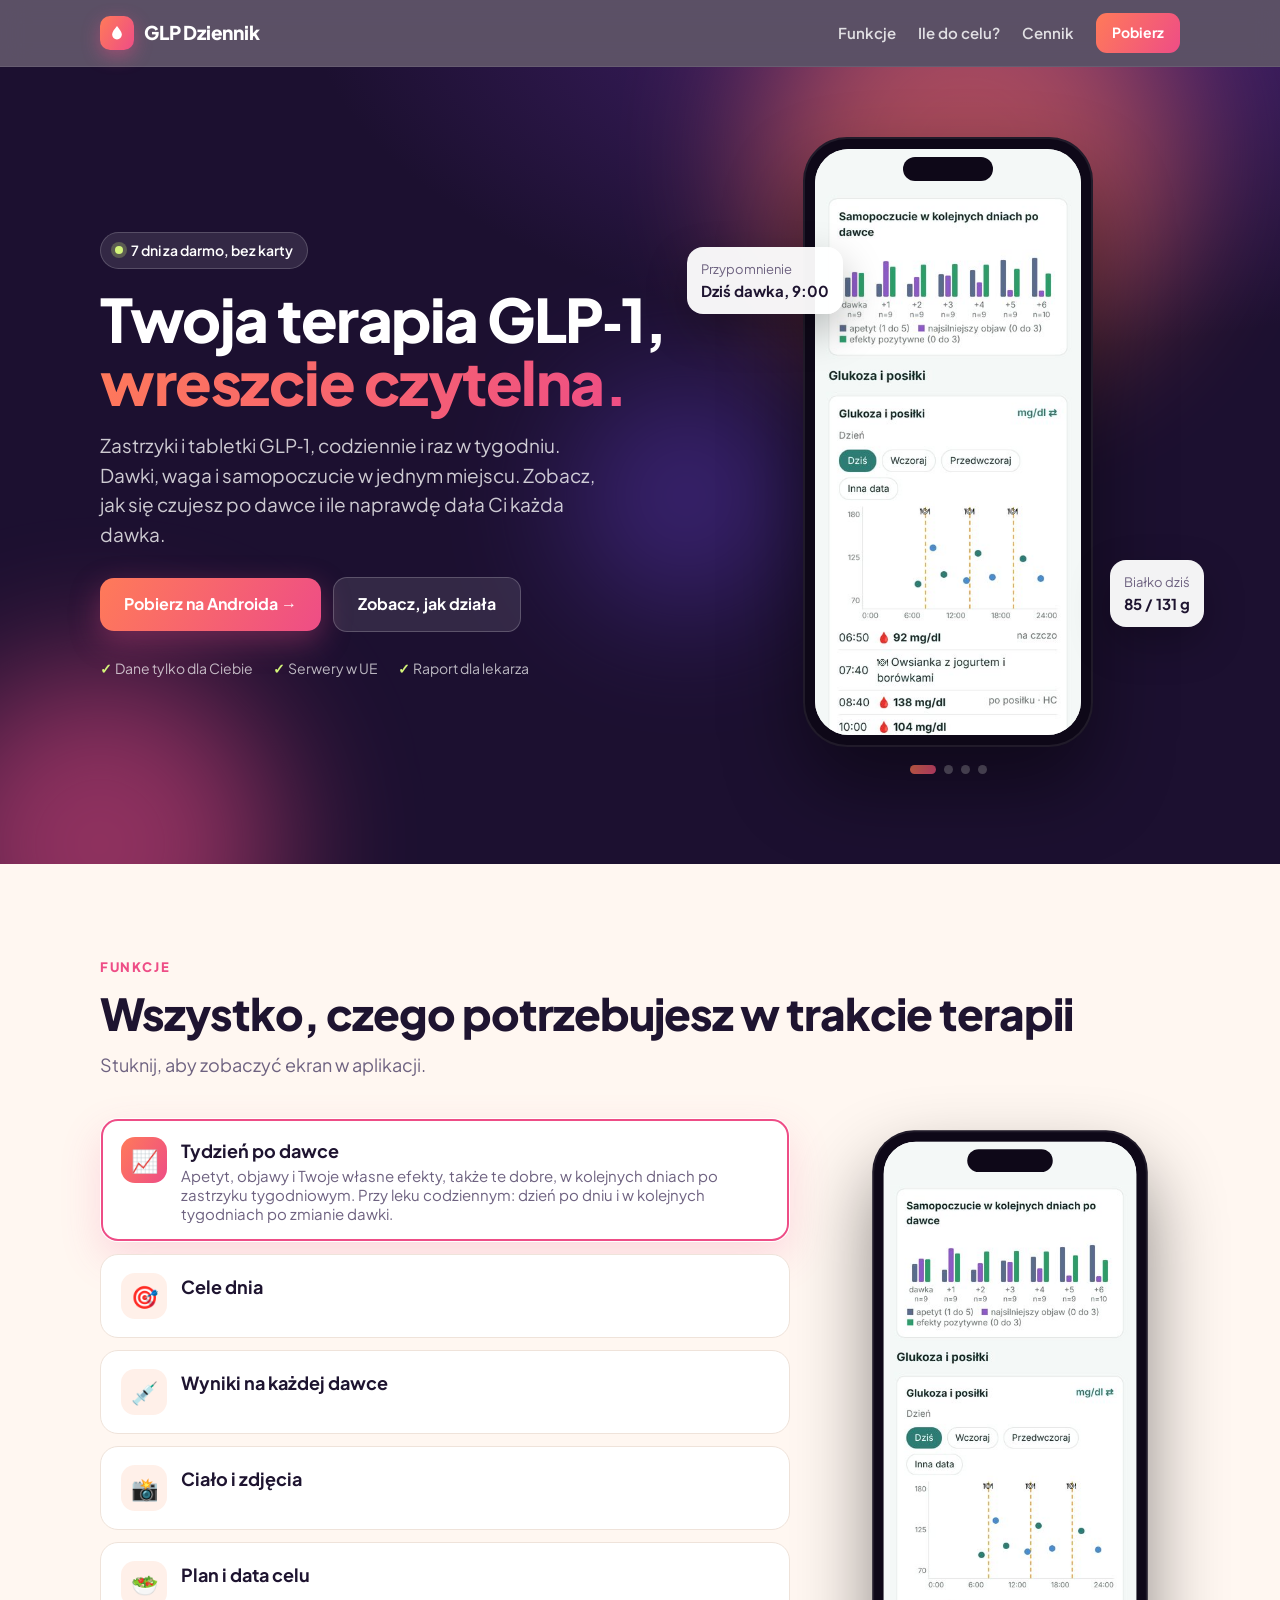
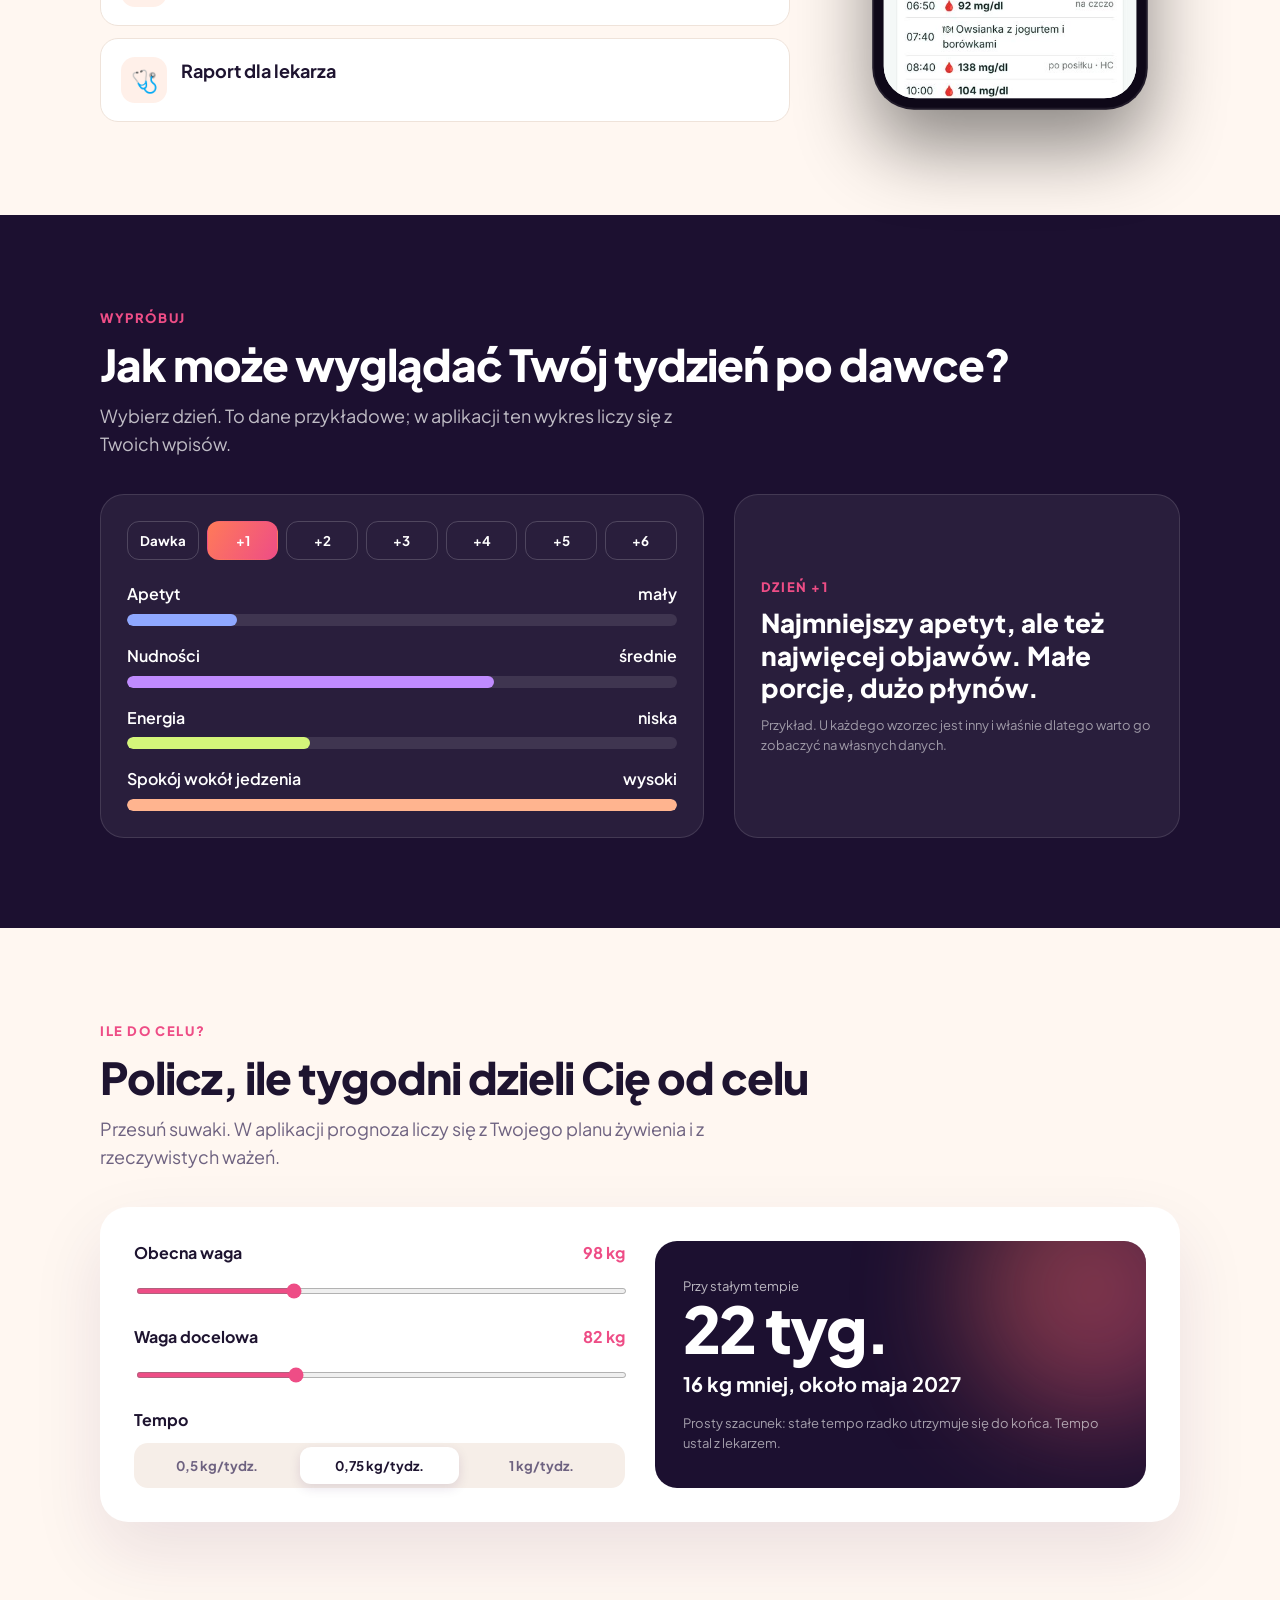
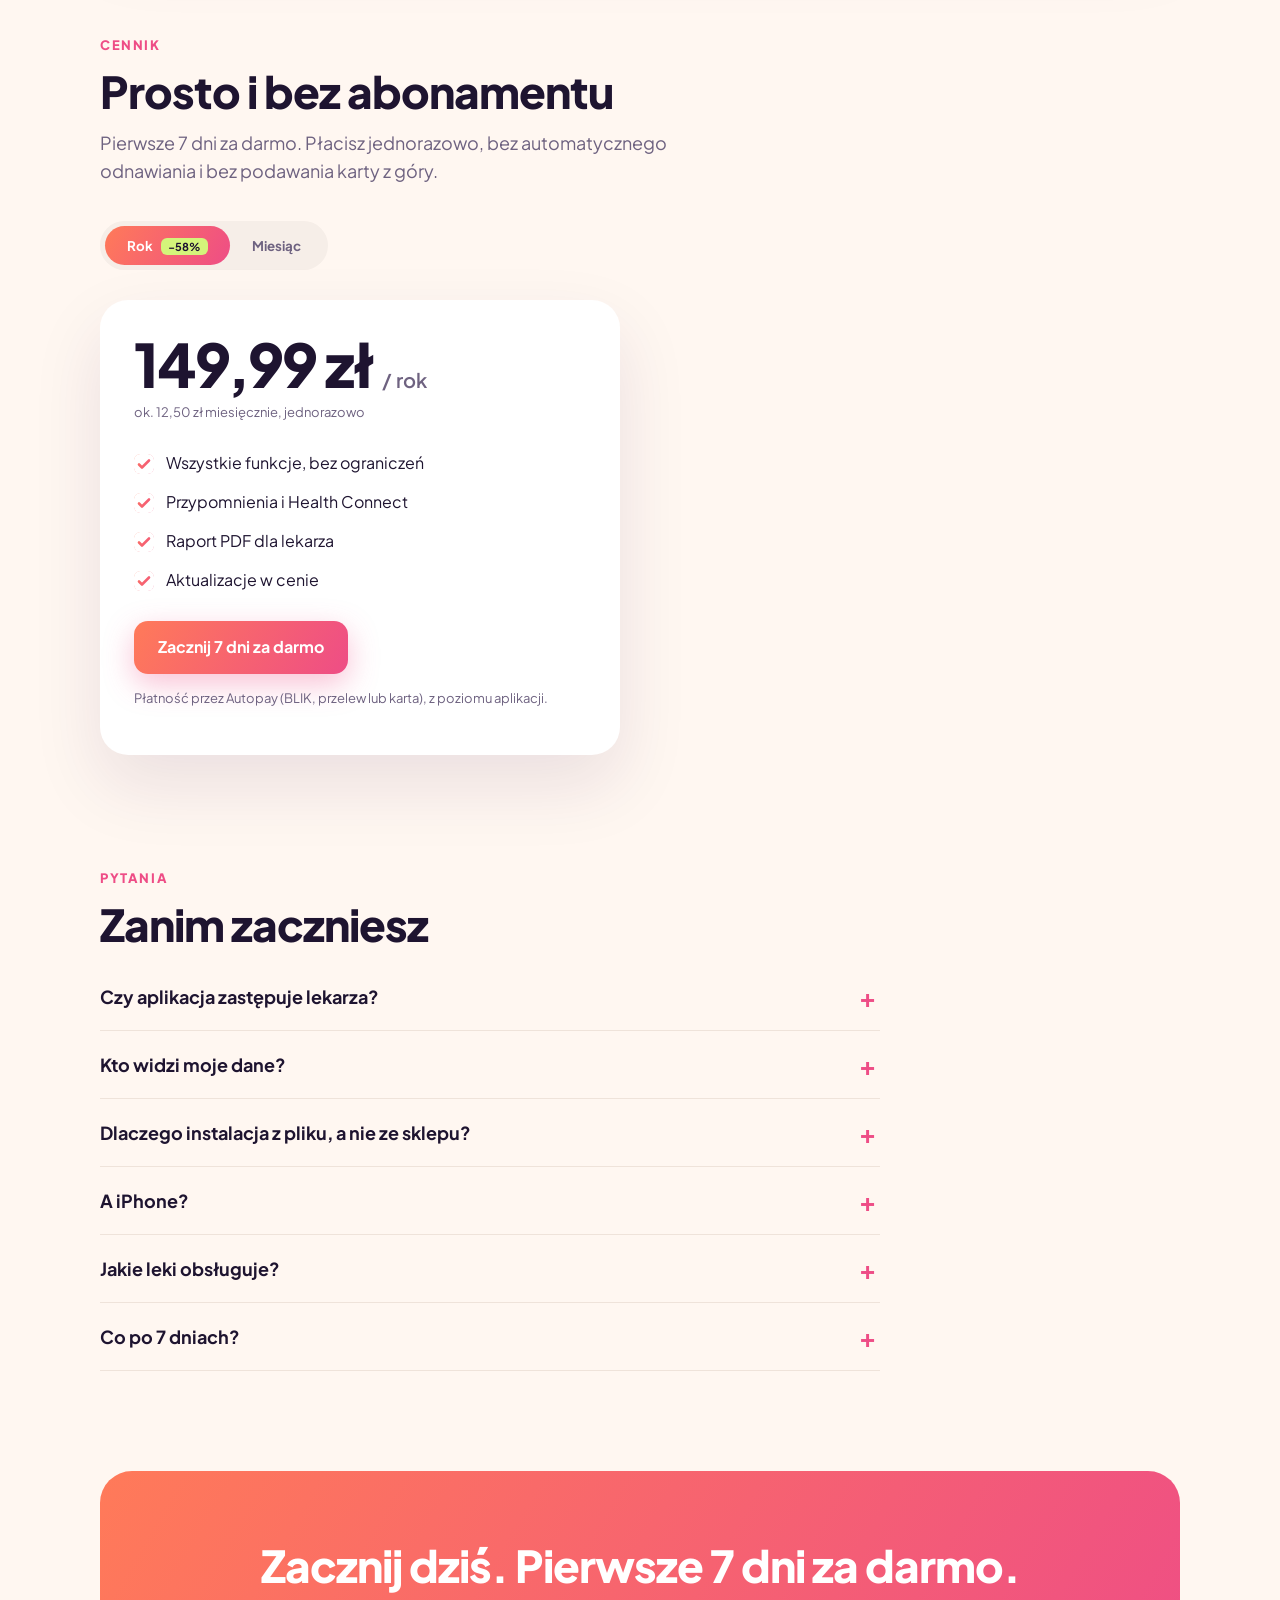
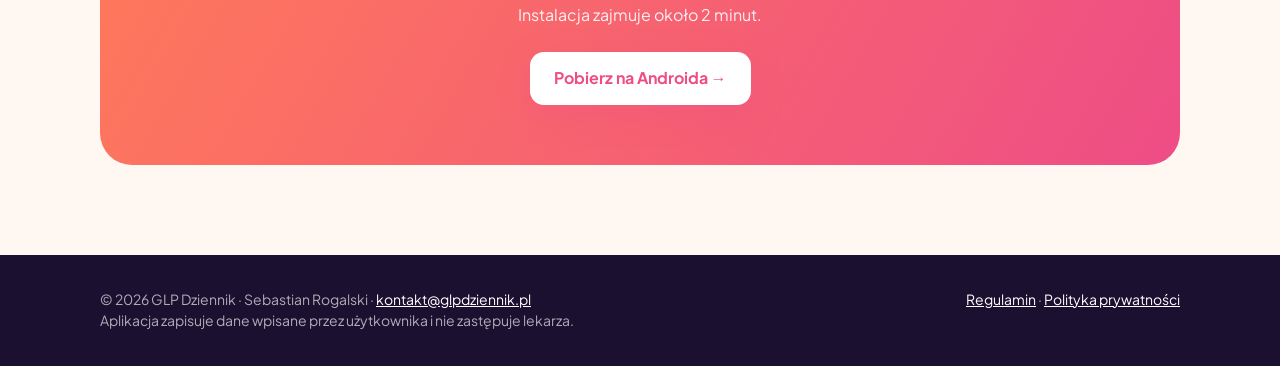
<file: index.html>
<!doctype html>
<html lang="pl"><head><meta charset="utf-8"><meta name="viewport" content="width=device-width, initial-scale=1">
<title>GLP Dziennik: dziennik terapii GLP-1</title><meta name="description" content="Zastrzyki i tabletki GLP-1, codziennie i raz w tygodniu. Dawki, waga, samopoczucie i plan żywienia w jednym miejscu."><meta name="theme-color" content="#1C1030">
<link rel="icon" href="/img/favicon.png"><link rel="preload" href="/fonts/plus-jakarta-sans-latin-wght-normal.woff2" as="font" type="font/woff2" crossorigin>
<link rel="stylesheet" href="/style.css"></head><body>
<header><div class="wrap"><a class="brand" href="/"><span class="logo"><svg viewBox="0 0 24 24" fill="#fff"><path d="M12 2.5c3.6 4.4 6.5 8.2 6.5 11.6A6.5 6.5 0 0 1 5.5 14c0-3.4 2.9-7.1 6.5-11.5z"/></svg></span>GLP Dziennik</a><nav><a href="/#funkcje" class="hide-m">Funkcje</a><a href="/#kalkulator" class="hide-m">Ile do celu?</a><a href="/#cennik">Cennik</a><a class="btn small" href="/pobierz.html">Pobierz</a></nav></div></header>

<div class="hero"><div class="blob a"></div><div class="blob b"></div><div class="blob c"></div>
<div class="wrap">
  <div>
    <span class="pill"><span class="dot"></span>7 dni za darmo, bez karty</span>
    <h1>Twoja terapia GLP&#8209;1, <span class="grad-text">wreszcie czytelna.</span></h1>
    <p class="lead">Zastrzyki i tabletki GLP&#8209;1, codziennie i raz w tygodniu. Dawki, waga i samopoczucie w jednym miejscu. Zobacz, jak się czujesz po dawce i ile naprawdę dała Ci każda dawka.</p>
    <div class="cta-row"><a class="btn" href="/pobierz.html">Pobierz na Androida →</a><a class="btn ghost" href="#funkcje">Zobacz, jak działa</a></div>
    <div class="trust"><span>Dane tylko dla Ciebie</span><span>Serwery w UE</span><span>Raport dla lekarza</span></div>
  </div>
  <div>
    <div class="phone-wrap">
      <div class="float-card l"><span class="small">Przypomnienie</span><b>Dziś dawka, 9:00</b></div>
      <div class="phone"><div class="notch"></div><div class="screen" id="heroScreen">
        <img class="on" src="/img/screens/cycle.jpg" alt="Samopoczucie w kolejnych dniach po dawce">
        <img src="/img/screens/today.jpg" alt="Cele dnia: białko, woda, kroki, sen">
        <img src="/img/screens/doses.jpg" alt="Wyniki na kolejnych dawkach">
        <img src="/img/screens/plan.jpg" alt="Plan żywienia i data celu">
      </div></div>
      <div class="float-card r"><span class="small">Białko dziś</span><b>85 / 131 g</b></div>
    </div>
    <div class="dots" id="heroDots"></div>
  </div>
</div></div>

<section id="funkcje"><div class="wrap">
  <div class="reveal"><span class="eyebrow">Funkcje</span><h2>Wszystko, czego potrzebujesz w trakcie terapii</h2>
  <p class="sub">Stuknij, aby zobaczyć ekran w aplikacji.</p></div>
  <div class="tabs-grid">
    <div class="tablist reveal" id="tabs">
      <button class="tab on" data-img="/img/screens/cycle.jpg"><span class="ic">📈</span><span><h3>Tydzień po dawce</h3><p>Apetyt, objawy i Twoje własne efekty, także te dobre, w kolejnych dniach po zastrzyku tygodniowym. Przy leku codziennym: dzień po dniu i w kolejnych tygodniach po zmianie dawki.</p></span></button>
      <button class="tab" data-img="/img/screens/today.jpg"><span class="ic">🎯</span><span><h3>Cele dnia</h3><p>Licznik białka jednym stuknięciem, woda, kroki i sen z Health Connect, minuty treningu. Każdy cel z wyjaśnieniem, skąd się wziął.</p></span></button>
      <button class="tab" data-img="/img/screens/doses.jpg"><span class="ic">💉</span><span><h3>Wyniki na każdej dawce</h3><p>Ile chudłeś i jak się czułeś na kolejnych dawkach. Przypomnienia o dawce, rotacja miejsc wkłucia, przy tabletkach przypomnienie, kiedy możesz zjeść. Odczyt etykiety aparatem.</p></span></button>
      <button class="tab" data-img="/img/screens/photos.jpg"><span class="ic">📸</span><span><h3>Ciało i zdjęcia</h3><p>BMI, obwody z wykresem i prywatne zdjęcia sylwetki z porównaniem przed i po. Zdjęcia widzisz tylko Ty.</p></span></button>
      <button class="tab" data-img="/img/screens/plan.jpg"><span class="ic">🥗</span><span><h3>Plan i data celu</h3><p>Kalorie i białko pod Twoją wagę docelową oraz dwie prognozy obok siebie: przy trzymaniu się planu i z Twoich ważeń.</p></span></button>
      <button class="tab" data-img="/img/screens/report.jpg"><span class="ic">🩺</span><span><h3>Raport dla lekarza</h3><p>PDF z wybranego okresu: dawki, waga z wykresem, objawy i notatki. Wysyłasz mailem albo drukujesz.</p></span></button>
    </div>
    <div class="reveal"><div class="phone"><div class="notch"></div><div class="screen" id="tabScreen"><img class="on" src="/img/screens/cycle.jpg" alt="Ekran aplikacji"></div></div></div>
  </div>
</div></section>

<section class="dark" id="tydzien"><div class="wrap">
  <div class="reveal"><span class="eyebrow">Wypróbuj</span><h2>Jak może wyglądać Twój tydzień po dawce?</h2>
  <p class="sub">Wybierz dzień. To dane przykładowe; w aplikacji ten wykres liczy się z Twoich wpisów.</p></div>
  <div class="week reveal">
    <div class="glass">
      <div class="days" id="days"></div>
      <div class="meter"><div class="row"><span>Apetyt</span><span id="v0"></span></div><div class="track"><div class="fill" id="f0" style="background:#8FA8FF"></div></div></div>
      <div class="meter"><div class="row"><span>Nudności</span><span id="v1"></span></div><div class="track"><div class="fill" id="f1" style="background:#C08BFF"></div></div></div>
      <div class="meter"><div class="row"><span>Energia</span><span id="v2"></span></div><div class="track"><div class="fill" id="f2" style="background:var(--lime)"></div></div></div>
      <div class="meter" style="margin-bottom:0"><div class="row"><span>Spokój wokół jedzenia</span><span id="v3"></span></div><div class="track"><div class="fill" id="f3" style="background:var(--peach)"></div></div></div>
    </div>
    <div class="glass tipbox"><span class="eyebrow" id="dayName"></span><div class="big" id="tip"></div><span class="small">Przykład. U każdego wzorzec jest inny i właśnie dlatego warto go zobaczyć na własnych danych.</span></div>
  </div>
</div></section>

<section id="kalkulator"><div class="wrap">
  <div class="reveal"><span class="eyebrow">Ile do celu?</span><h2>Policz, ile tygodni dzieli Cię od celu</h2>
  <p class="sub">Przesuń suwaki. W aplikacji prognoza liczy się z Twojego planu żywienia i z rzeczywistych ważeń.</p></div>
  <div class="calc reveal">
    <div>
      <div class="field"><label>Obecna waga <output id="oNow"></output></label><input type="range" id="now" min="60" max="180" value="98"></div>
      <div class="field"><label>Waga docelowa <output id="oGoal"></output></label><input type="range" id="goal" min="50" max="150" value="82"></div>
      <div class="field" style="margin-bottom:0"><label>Tempo</label>
        <div class="seg" id="pace"><button data-v="0.5">0,5 kg/tydz.</button><button data-v="0.75" class="on">0,75 kg/tydz.</button><button data-v="1">1 kg/tydz.</button></div></div>
    </div>
    <div class="result"><span class="small" style="color:rgba(255,255,255,.7)">Przy stałym tempie</span><div class="num" id="weeks"></div><div class="date" id="date"></div>
      <span class="small" style="color:rgba(255,255,255,.6);margin-top:14px">Prosty szacunek: stałe tempo rzadko utrzymuje się do końca. Tempo ustal z lekarzem.</span></div>
  </div>
</div></section>

<section id="cennik" style="padding-top:20px"><div class="wrap">
  <div class="reveal"><span class="eyebrow">Cennik</span><h2>Prosto i bez abonamentu</h2>
  <p class="sub">Pierwsze 7 dni za darmo. Płacisz jednorazowo, bez automatycznego odnawiania i bez podawania karty z góry.</p></div>
  <div class="reveal">
    <div class="toggle" id="toggle"><span class="knob"></span><button data-p="year" class="on">Rok <span class="save">−58%</span></button><button data-p="month">Miesiąc</button></div>
    <div class="price-card">
      <div class="amount" id="amount">149,99 zł <small>/ rok</small></div>
      <div class="small" id="per" style="margin-top:8px">ok. 12,50 zł miesięcznie</div>
      <ul class="list"><li>Wszystkie funkcje, bez ograniczeń</li><li>Przypomnienia i Health Connect</li><li>Raport PDF dla lekarza</li><li>Aktualizacje w cenie</li></ul>
      <a class="btn" href="/pobierz.html">Zacznij 7 dni za darmo</a>
      <p class="small" style="margin-top:14px">Płatność przez Autopay (BLIK, przelew lub karta), z poziomu aplikacji.</p>
    </div>
  </div>
</div></section>

<section id="pytania" style="padding-top:20px"><div class="wrap">
  <div class="reveal"><span class="eyebrow">Pytania</span><h2>Zanim zaczniesz</h2></div>
  <div class="faq reveal" id="faq">
    <div class="qa"><button>Czy aplikacja zastępuje lekarza?</button><div class="ans"><p>Nie. Zapisuje to, co wpiszesz, i pokazuje zależności w Twoich danych. Każdą zmianę leczenia konsultuj z lekarzem.</p></div></div>
    <div class="qa"><button>Kto widzi moje dane?</button><div class="ans"><p>Tylko Ty, po zalogowaniu. Dane są na serwerach w Unii Europejskiej, a zdjęcia sylwetki w prywatnym magazynie dostępnym wyłącznie z Twojego konta. W aplikacji możesz usunąć wszystkie swoje dane.</p></div></div>
    <div class="qa"><button>Dlaczego instalacja z pliku, a nie ze sklepu?</button><div class="ans"><p>Aplikacja jest dostępna jako plik instalacyjny (APK) pobierany z tej strony. Instrukcja krok po kroku jest na stronie <a href="/pobierz.html">Pobierz</a>. Kolejne wersje aplikacja pobiera sama.</p></div></div>
    <div class="qa"><button>A iPhone?</button><div class="ans"><p>Na razie aplikacja działa na Androidzie. Wersja dla iPhone'a jest w przygotowaniu.</p></div></div>
    <div class="qa"><button>Jakie leki obsługuje?</button><div class="ans"><p>Semaglutyd, tirzepatyd, dulaglutyd i liraglutyd oraz inne leki z tej grupy: zastrzyki raz w tygodniu, zastrzyki codzienne i tabletki.</p></div></div>
    <div class="qa"><button>Co po 7 dniach?</button><div class="ans"><p>Wybierasz miesiąc albo rok i płacisz jednorazowo. Nic nie odnawia się samo. Jeśli nie zapłacisz, Twoje wpisy zostają zapisane i wrócą po opłaceniu dostępu.</p></div></div>
  </div>
</div></section>

<section style="padding-top:10px"><div class="wrap"><div class="final reveal">
  <h2>Zacznij dziś. Pierwsze 7 dni za darmo.</h2>
  <p style="opacity:.9;margin:0 0 24px">Instalacja zajmuje około 2 minut.</p>
  <a class="btn" href="/pobierz.html">Pobierz na Androida →</a>
</div></div></section>
<footer><div class="wrap"><div>© 2026 GLP Dziennik · Sebastian Rogalski · <a href="mailto:kontakt@glpdziennik.pl">kontakt@glpdziennik.pl</a><br>Aplikacja zapisuje dane wpisane przez użytkownika i nie zastępuje lekarza.</div>
<div><a href="/regulamin.html">Regulamin</a> · <a href="/prywatnosc.html">Polityka prywatności</a></div></div></footer>
<script src="/site.js"></script></body></html>
</file>
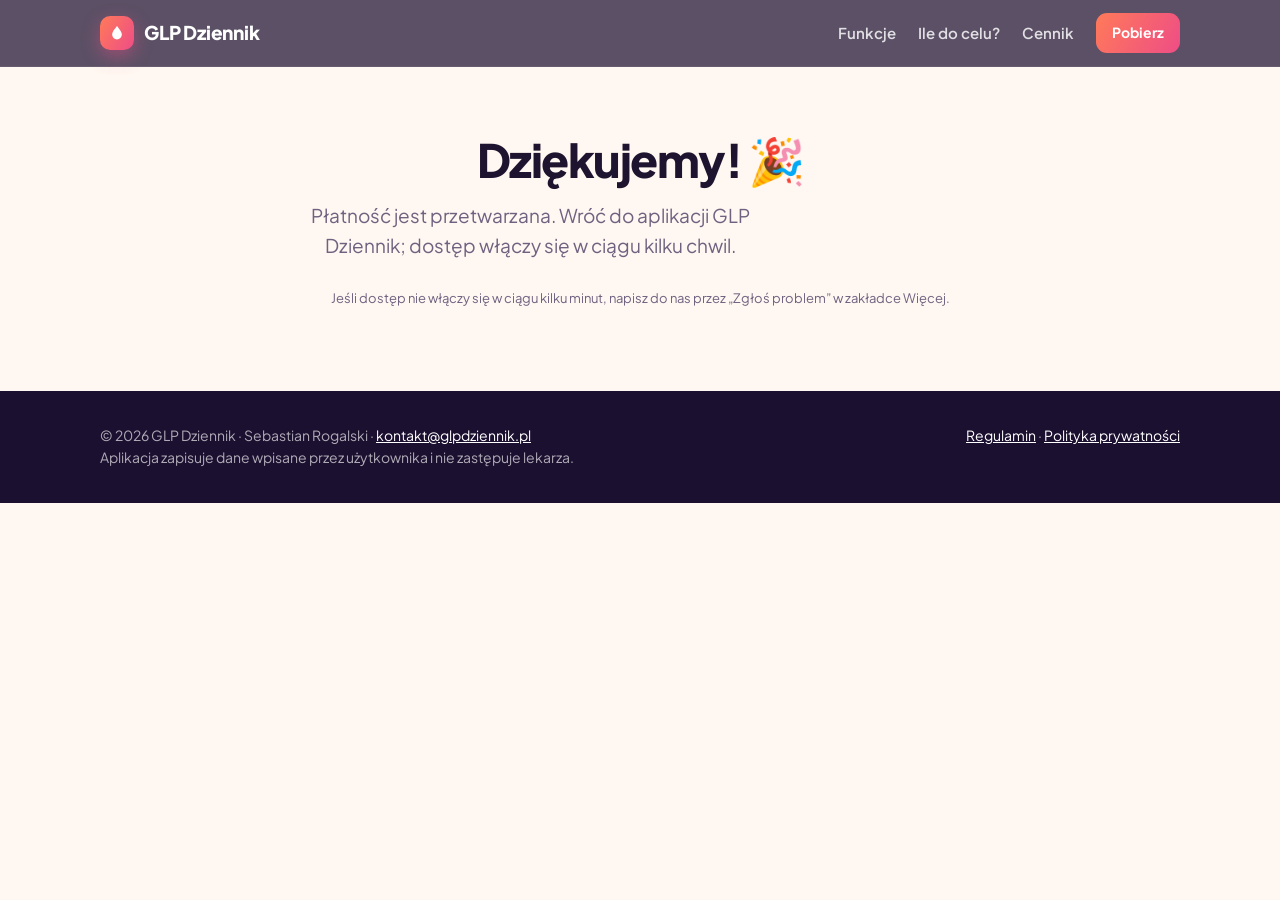
<file: dziekujemy.html>
<!doctype html>
<html lang="pl"><head><meta charset="utf-8"><meta name="viewport" content="width=device-width, initial-scale=1">
<title>Dziękujemy | GLP Dziennik</title><meta name="description" content="Płatność przyjęta."><meta name="theme-color" content="#1C1030">
<link rel="icon" href="/img/favicon.png"><link rel="preload" href="/fonts/plus-jakarta-sans-latin-wght-normal.woff2" as="font" type="font/woff2" crossorigin>
<link rel="stylesheet" href="/style.css"></head><body>
<header><div class="wrap"><a class="brand" href="/"><span class="logo"><svg viewBox="0 0 24 24" fill="#fff"><path d="M12 2.5c3.6 4.4 6.5 8.2 6.5 11.6A6.5 6.5 0 0 1 5.5 14c0-3.4 2.9-7.1 6.5-11.5z"/></svg></span>GLP Dziennik</a><nav><a href="/#funkcje" class="hide-m">Funkcje</a><a href="/#kalkulator" class="hide-m">Ile do celu?</a><a href="/#cennik">Cennik</a><a class="btn small" href="/pobierz.html">Pobierz</a></nav></div></header>

<main class="wrap page" style="text-align:center">
<h1 id="t">Dziękujemy! 🎉</h1>
<p class="lead" id="m">Płatność jest przetwarzana. Wróć do aplikacji GLP Dziennik; dostęp włączy się w ciągu kilku chwil.</p>
<p class="small">Jeśli dostęp nie włączy się w ciągu kilku minut, napisz do nas przez „Zgłoś problem” w zakładce Więcej.</p>
</main>
<script>if (new URLSearchParams(location.search).get("error")) { document.getElementById("t").textContent = "Płatność nie została zakończona"; document.getElementById("m").textContent = "Nic nie zostało pobrane. Wróć do aplikacji GLP Dziennik i spróbuj ponownie."; }</script>
<footer><div class="wrap"><div>© 2026 GLP Dziennik · Sebastian Rogalski · <a href="mailto:kontakt@glpdziennik.pl">kontakt@glpdziennik.pl</a><br>Aplikacja zapisuje dane wpisane przez użytkownika i nie zastępuje lekarza.</div>
<div><a href="/regulamin.html">Regulamin</a> · <a href="/prywatnosc.html">Polityka prywatności</a></div></div></footer>
<script src="/site.js"></script></body></html>
</file>
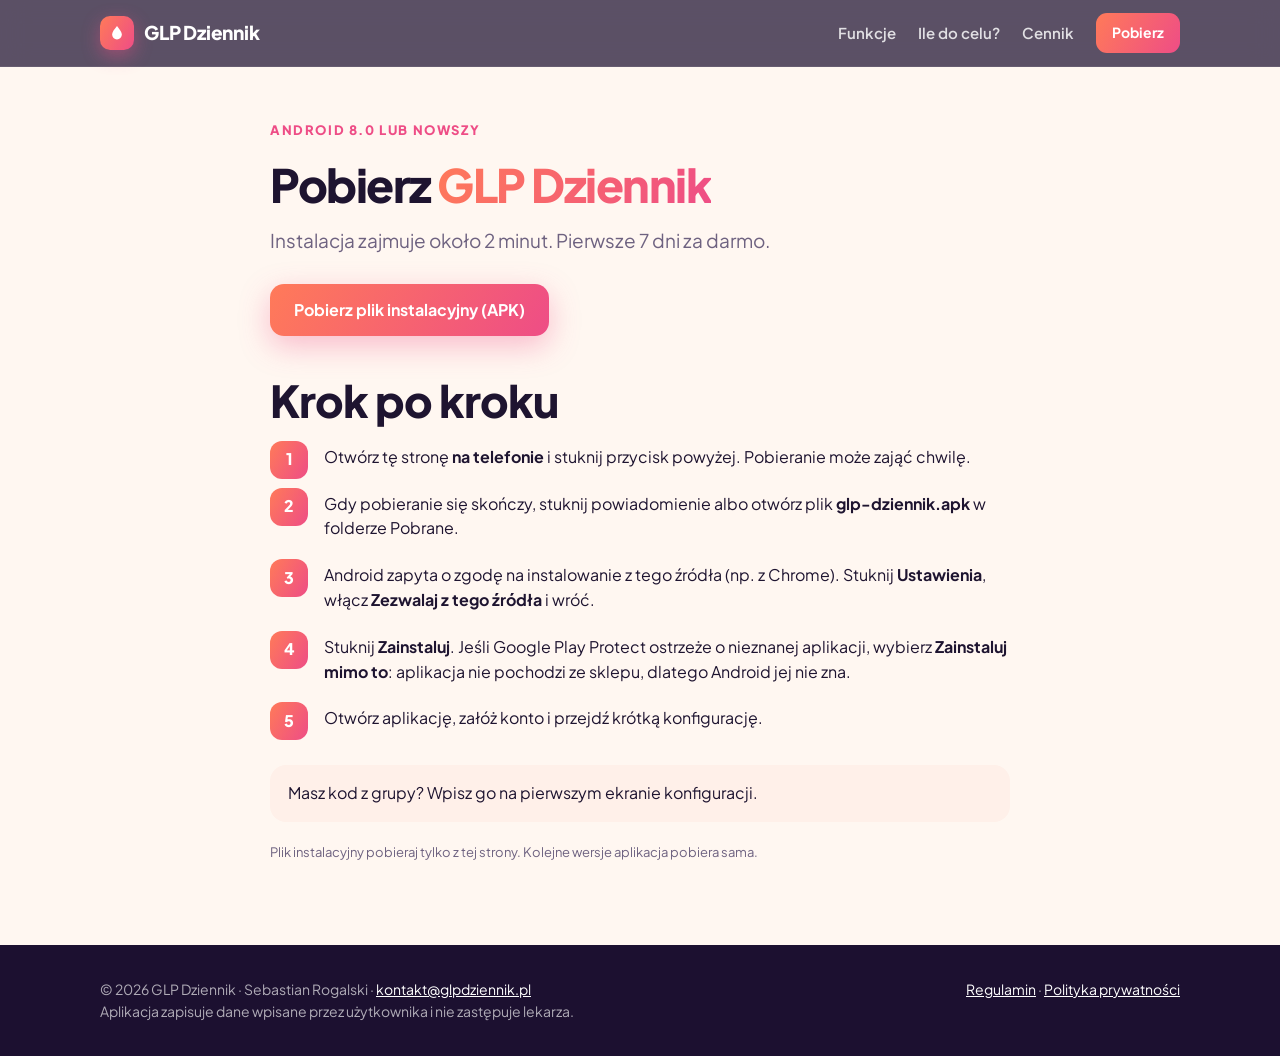
<file: pobierz.html>
<!doctype html>
<html lang="pl"><head><meta charset="utf-8"><meta name="viewport" content="width=device-width, initial-scale=1">
<title>Pobierz GLP Dziennik na Androida</title><meta name="description" content="Instrukcja instalacji GLP Dziennika na telefonie z Androidem."><meta name="theme-color" content="#1C1030">
<link rel="icon" href="/img/favicon.png"><link rel="preload" href="/fonts/plus-jakarta-sans-latin-wght-normal.woff2" as="font" type="font/woff2" crossorigin>
<link rel="stylesheet" href="/style.css"></head><body>
<header><div class="wrap"><a class="brand" href="/"><span class="logo"><svg viewBox="0 0 24 24" fill="#fff"><path d="M12 2.5c3.6 4.4 6.5 8.2 6.5 11.6A6.5 6.5 0 0 1 5.5 14c0-3.4 2.9-7.1 6.5-11.5z"/></svg></span>GLP Dziennik</a><nav><a href="/#funkcje" class="hide-m">Funkcje</a><a href="/#kalkulator" class="hide-m">Ile do celu?</a><a href="/#cennik">Cennik</a><a class="btn small" href="/pobierz.html">Pobierz</a></nav></div></header>

<main class="wrap page">
<span class="eyebrow">Android 8.0 lub nowszy</span>
<h1>Pobierz <span class="grad-text">GLP Dziennik</span></h1>
<p class="lead">Instalacja zajmuje około 2 minut. Pierwsze 7 dni za darmo.</p>
<p><a class="btn" href="https://github.com/blssebastianrogalski-jpg/glpdziennik-www/releases/latest/download/glp-dziennik.apk">Pobierz plik instalacyjny (APK)</a></p>
<h2 style="margin-top:40px">Krok po kroku</h2>
<ol class="steps">
<li>Otwórz tę stronę <b>na telefonie</b> i stuknij przycisk powyżej. Pobieranie może zająć chwilę.</li>
<li>Gdy pobieranie się skończy, stuknij powiadomienie albo otwórz plik <b>glp-dziennik.apk</b> w folderze Pobrane.</li>
<li>Android zapyta o zgodę na instalowanie z tego źródła (np. z Chrome). Stuknij <b>Ustawienia</b>, włącz <b>Zezwalaj z tego źródła</b> i wróć.</li>
<li>Stuknij <b>Zainstaluj</b>. Jeśli Google Play Protect ostrzeże o nieznanej aplikacji, wybierz <b>Zainstaluj mimo to</b>: aplikacja nie pochodzi ze sklepu, dlatego Android jej nie zna.</li>
<li>Otwórz aplikację, załóż konto i przejdź krótką konfigurację.</li>
</ol>
<div class="note">Masz kod z grupy? Wpisz go na pierwszym ekranie konfiguracji.</div>
<p class="small" style="margin-top:20px">Plik instalacyjny pobieraj tylko z tej strony. Kolejne wersje aplikacja pobiera sama.</p>
</main>
<footer><div class="wrap"><div>© 2026 GLP Dziennik · Sebastian Rogalski · <a href="mailto:kontakt@glpdziennik.pl">kontakt@glpdziennik.pl</a><br>Aplikacja zapisuje dane wpisane przez użytkownika i nie zastępuje lekarza.</div>
<div><a href="/regulamin.html">Regulamin</a> · <a href="/prywatnosc.html">Polityka prywatności</a></div></div></footer>
<script src="/site.js"></script></body></html>
</file>
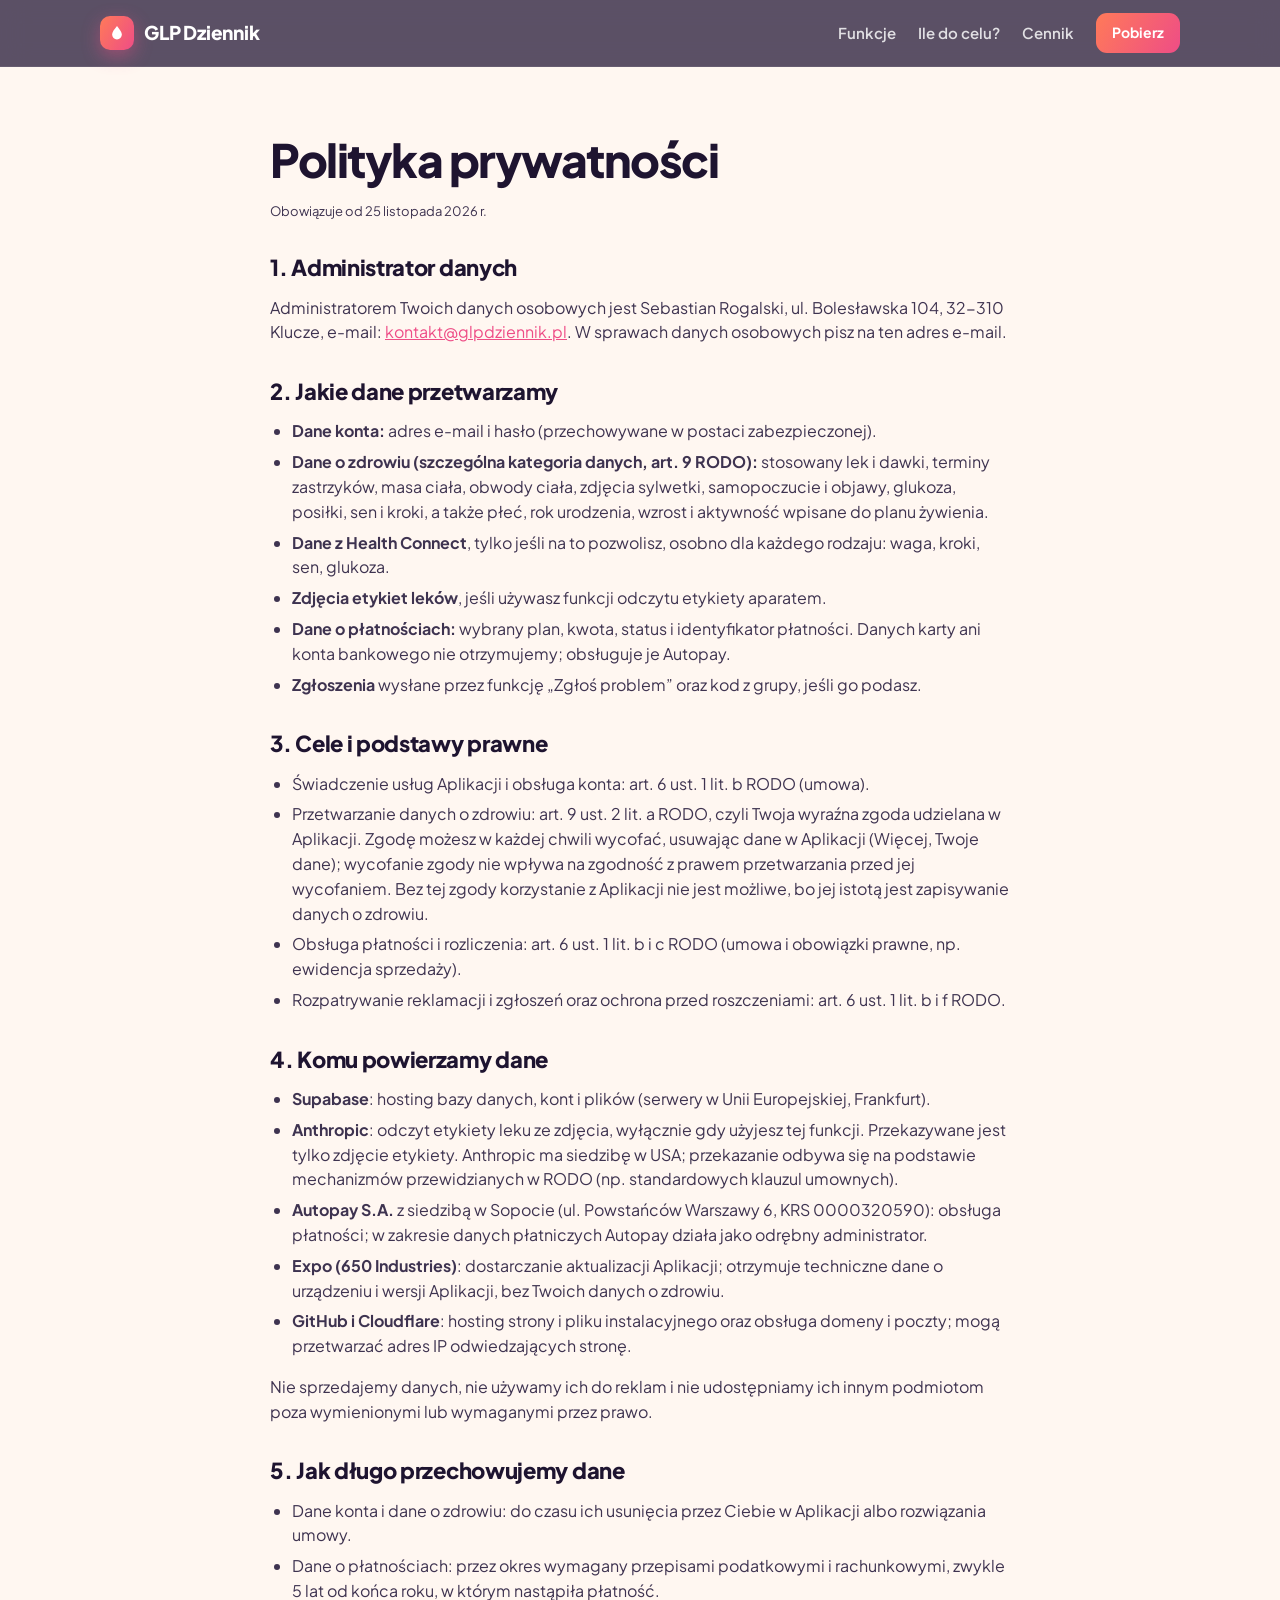
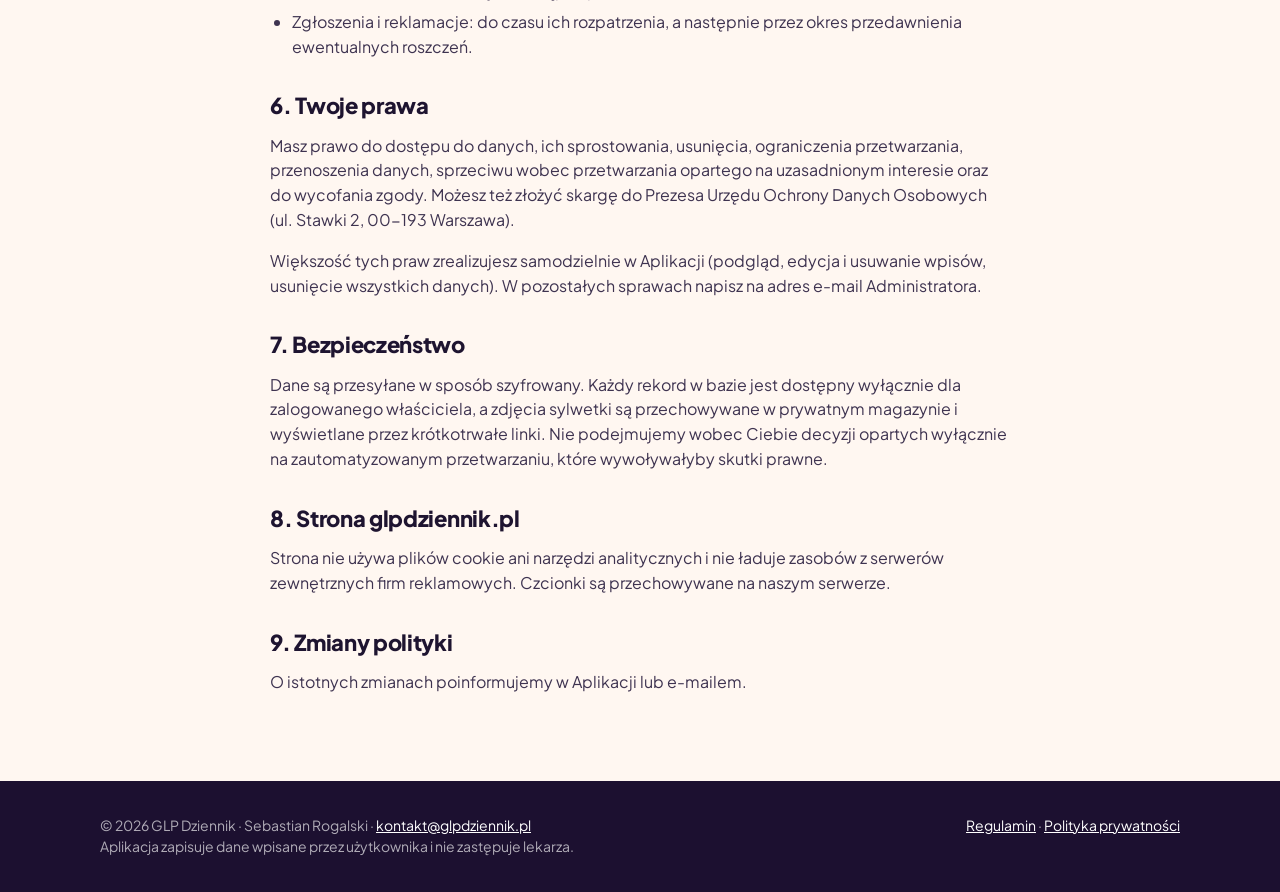
<file: prywatnosc.html>
<!doctype html>
<html lang="pl"><head><meta charset="utf-8"><meta name="viewport" content="width=device-width, initial-scale=1">
<title>Polityka prywatności | GLP Dziennik</title><meta name="description" content="Regulamin"><meta name="theme-color" content="#1C1030">
<link rel="icon" href="/img/favicon.png"><link rel="preload" href="/fonts/plus-jakarta-sans-latin-wght-normal.woff2" as="font" type="font/woff2" crossorigin>
<link rel="stylesheet" href="/style.css"></head><body>
<header><div class="wrap"><a class="brand" href="/"><span class="logo"><svg viewBox="0 0 24 24" fill="#fff"><path d="M12 2.5c3.6 4.4 6.5 8.2 6.5 11.6A6.5 6.5 0 0 1 5.5 14c0-3.4 2.9-7.1 6.5-11.5z"/></svg></span>GLP Dziennik</a><nav><a href="/#funkcje" class="hide-m">Funkcje</a><a href="/#kalkulator" class="hide-m">Ile do celu?</a><a href="/#cennik">Cennik</a><a class="btn small" href="/pobierz.html">Pobierz</a></nav></div></header>

<main class="wrap page doc"><style>.doc h2{font-size:22px;margin:34px 0 10px;letter-spacing:-.3px}.doc p,.doc li{color:#3E3350}.doc ol,.doc ul{padding-left:22px}.doc li{margin:6px 0}</style>
<h1>Polityka prywatności</h1>
<p class="small">Obowiązuje od 25 listopada 2026 r.</p>

<h2>1. Administrator danych</h2>
<p>Administratorem Twoich danych osobowych jest Sebastian Rogalski, ul. Bolesławska 104, 32-310 Klucze, e-mail: <a href="mailto:kontakt@glpdziennik.pl">kontakt@glpdziennik.pl</a>. W sprawach danych osobowych pisz na ten adres e-mail.</p>

<h2>2. Jakie dane przetwarzamy</h2>
<ul>
<li><b>Dane konta:</b> adres e-mail i hasło (przechowywane w postaci zabezpieczonej).</li>
<li><b>Dane o zdrowiu (szczególna kategoria danych, art. 9 RODO):</b> stosowany lek i dawki, terminy zastrzyków, masa ciała, obwody ciała, zdjęcia sylwetki, samopoczucie i objawy, glukoza, posiłki, sen i kroki, a także płeć, rok urodzenia, wzrost i aktywność wpisane do planu żywienia.</li>
<li><b>Dane z Health Connect</b>, tylko jeśli na to pozwolisz, osobno dla każdego rodzaju: waga, kroki, sen, glukoza.</li>
<li><b>Zdjęcia etykiet leków</b>, jeśli używasz funkcji odczytu etykiety aparatem.</li>
<li><b>Dane o płatnościach:</b> wybrany plan, kwota, status i identyfikator płatności. Danych karty ani konta bankowego nie otrzymujemy; obsługuje je Autopay.</li>
<li><b>Zgłoszenia</b> wysłane przez funkcję „Zgłoś problem” oraz kod z grupy, jeśli go podasz.</li>
</ul>

<h2>3. Cele i podstawy prawne</h2>
<ul>
<li>Świadczenie usług Aplikacji i obsługa konta: art. 6 ust. 1 lit. b RODO (umowa).</li>
<li>Przetwarzanie danych o zdrowiu: art. 9 ust. 2 lit. a RODO, czyli Twoja wyraźna zgoda udzielana w Aplikacji. Zgodę możesz w każdej chwili wycofać, usuwając dane w Aplikacji (Więcej, Twoje dane); wycofanie zgody nie wpływa na zgodność z prawem przetwarzania przed jej wycofaniem. Bez tej zgody korzystanie z Aplikacji nie jest możliwe, bo jej istotą jest zapisywanie danych o zdrowiu.</li>
<li>Obsługa płatności i rozliczenia: art. 6 ust. 1 lit. b i c RODO (umowa i obowiązki prawne, np. ewidencja sprzedaży).</li>
<li>Rozpatrywanie reklamacji i zgłoszeń oraz ochrona przed roszczeniami: art. 6 ust. 1 lit. b i f RODO.</li>
</ul>

<h2>4. Komu powierzamy dane</h2>
<ul>
<li><b>Supabase</b>: hosting bazy danych, kont i plików (serwery w Unii Europejskiej, Frankfurt).</li>
<li><b>Anthropic</b>: odczyt etykiety leku ze zdjęcia, wyłącznie gdy użyjesz tej funkcji. Przekazywane jest tylko zdjęcie etykiety. Anthropic ma siedzibę w USA; przekazanie odbywa się na podstawie mechanizmów przewidzianych w RODO (np. standardowych klauzul umownych).</li>
<li><b>Autopay S.A.</b> z siedzibą w Sopocie (ul. Powstańców Warszawy 6, KRS 0000320590): obsługa płatności; w zakresie danych płatniczych Autopay działa jako odrębny administrator.</li>
<li><b>Expo (650 Industries)</b>: dostarczanie aktualizacji Aplikacji; otrzymuje techniczne dane o urządzeniu i wersji Aplikacji, bez Twoich danych o zdrowiu.</li>
<li><b>GitHub i Cloudflare</b>: hosting strony i pliku instalacyjnego oraz obsługa domeny i poczty; mogą przetwarzać adres IP odwiedzających stronę.</li>
</ul>
<p>Nie sprzedajemy danych, nie używamy ich do reklam i nie udostępniamy ich innym podmiotom poza wymienionymi lub wymaganymi przez prawo.</p>

<h2>5. Jak długo przechowujemy dane</h2>
<ul>
<li>Dane konta i dane o zdrowiu: do czasu ich usunięcia przez Ciebie w Aplikacji albo rozwiązania umowy.</li>
<li>Dane o płatnościach: przez okres wymagany przepisami podatkowymi i rachunkowymi, zwykle 5 lat od końca roku, w którym nastąpiła płatność.</li>
<li>Zgłoszenia i reklamacje: do czasu ich rozpatrzenia, a następnie przez okres przedawnienia ewentualnych roszczeń.</li>
</ul>

<h2>6. Twoje prawa</h2>
<p>Masz prawo do dostępu do danych, ich sprostowania, usunięcia, ograniczenia przetwarzania, przenoszenia danych, sprzeciwu wobec przetwarzania opartego na uzasadnionym interesie oraz do wycofania zgody. Możesz też złożyć skargę do Prezesa Urzędu Ochrony Danych Osobowych (ul. Stawki 2, 00-193 Warszawa).</p>
<p>Większość tych praw zrealizujesz samodzielnie w Aplikacji (podgląd, edycja i usuwanie wpisów, usunięcie wszystkich danych). W pozostałych sprawach napisz na adres e-mail Administratora.</p>

<h2>7. Bezpieczeństwo</h2>
<p>Dane są przesyłane w sposób szyfrowany. Każdy rekord w bazie jest dostępny wyłącznie dla zalogowanego właściciela, a zdjęcia sylwetki są przechowywane w prywatnym magazynie i wyświetlane przez krótkotrwałe linki. Nie podejmujemy wobec Ciebie decyzji opartych wyłącznie na zautomatyzowanym przetwarzaniu, które wywoływałyby skutki prawne.</p>

<h2>8. Strona glpdziennik.pl</h2>
<p>Strona nie używa plików cookie ani narzędzi analitycznych i nie ładuje zasobów z serwerów zewnętrznych firm reklamowych. Czcionki są przechowywane na naszym serwerze.</p>

<h2>9. Zmiany polityki</h2>
<p>O istotnych zmianach poinformujemy w Aplikacji lub e-mailem.</p>
</main>
<footer><div class="wrap"><div>© 2026 GLP Dziennik · Sebastian Rogalski · <a href="mailto:kontakt@glpdziennik.pl">kontakt@glpdziennik.pl</a><br>Aplikacja zapisuje dane wpisane przez użytkownika i nie zastępuje lekarza.</div>
<div><a href="/regulamin.html">Regulamin</a> · <a href="/prywatnosc.html">Polityka prywatności</a></div></div></footer>
<script src="/site.js"></script></body></html>
</file>
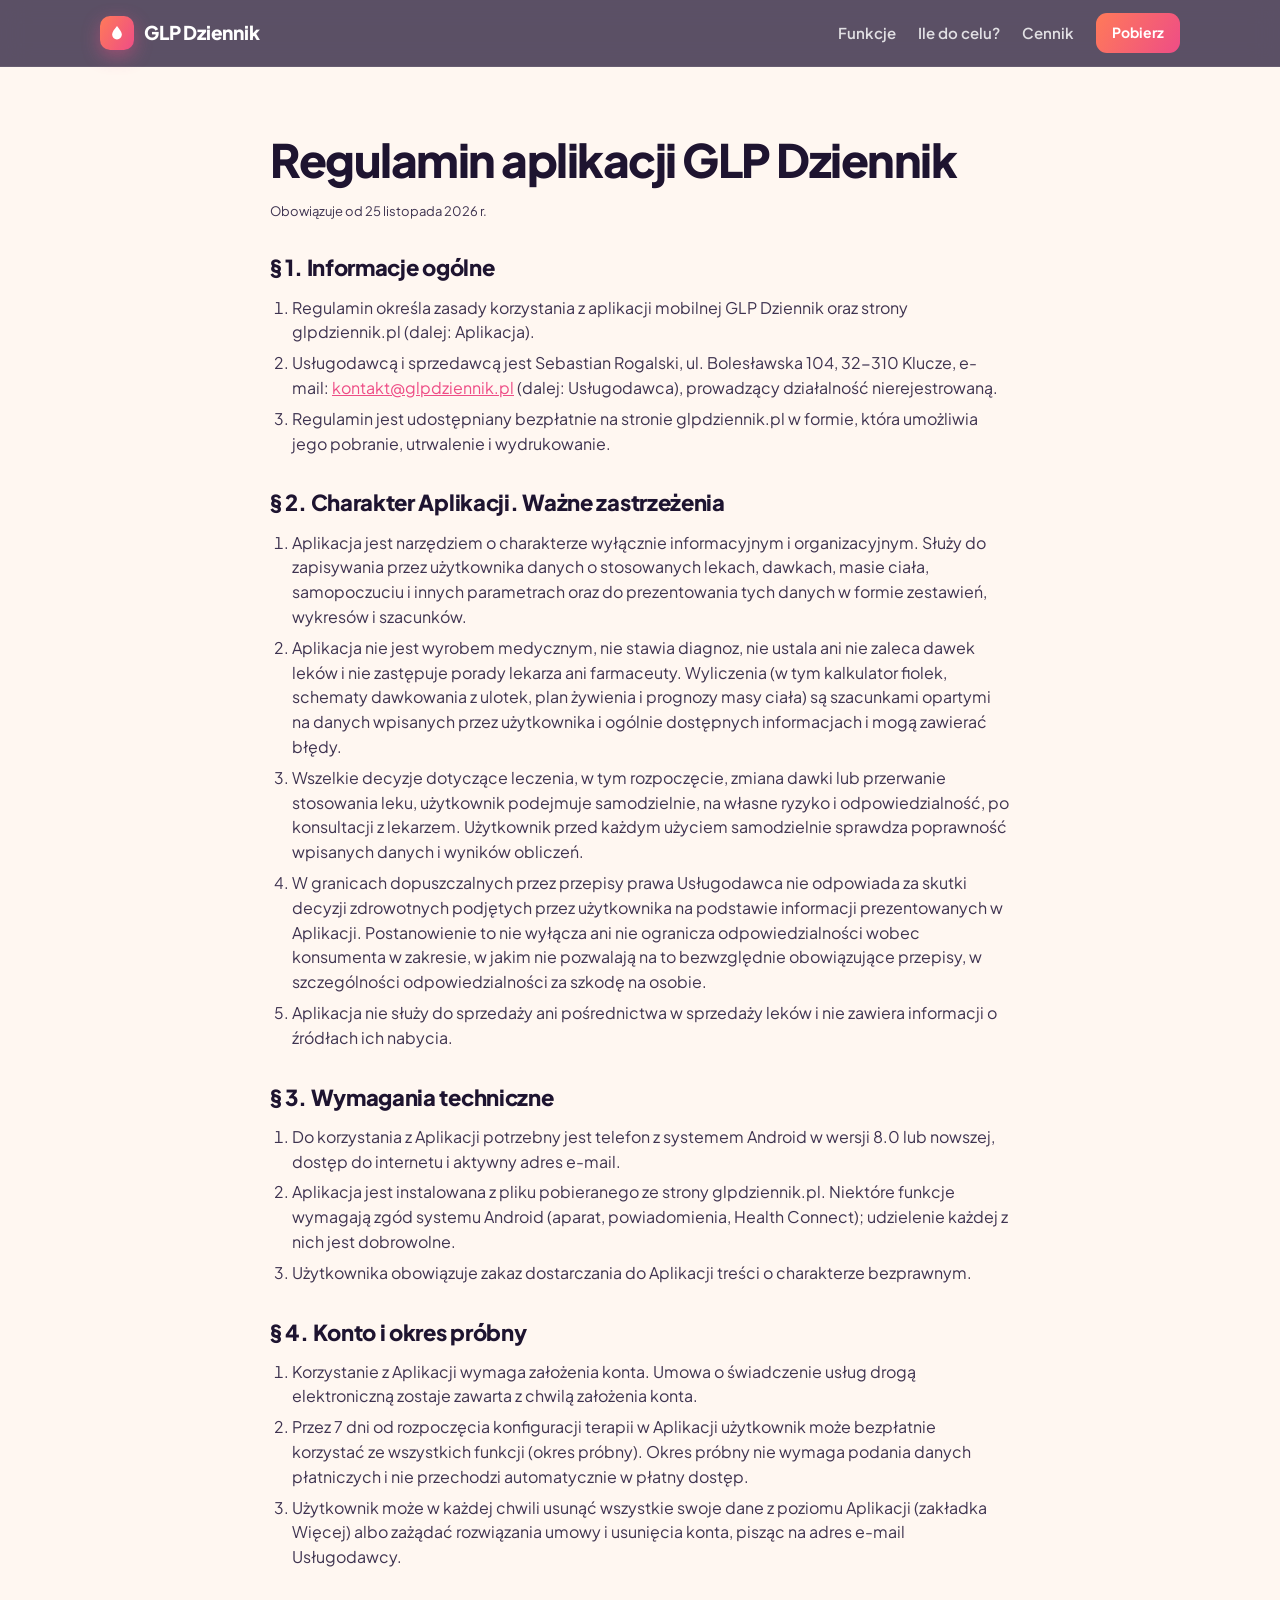
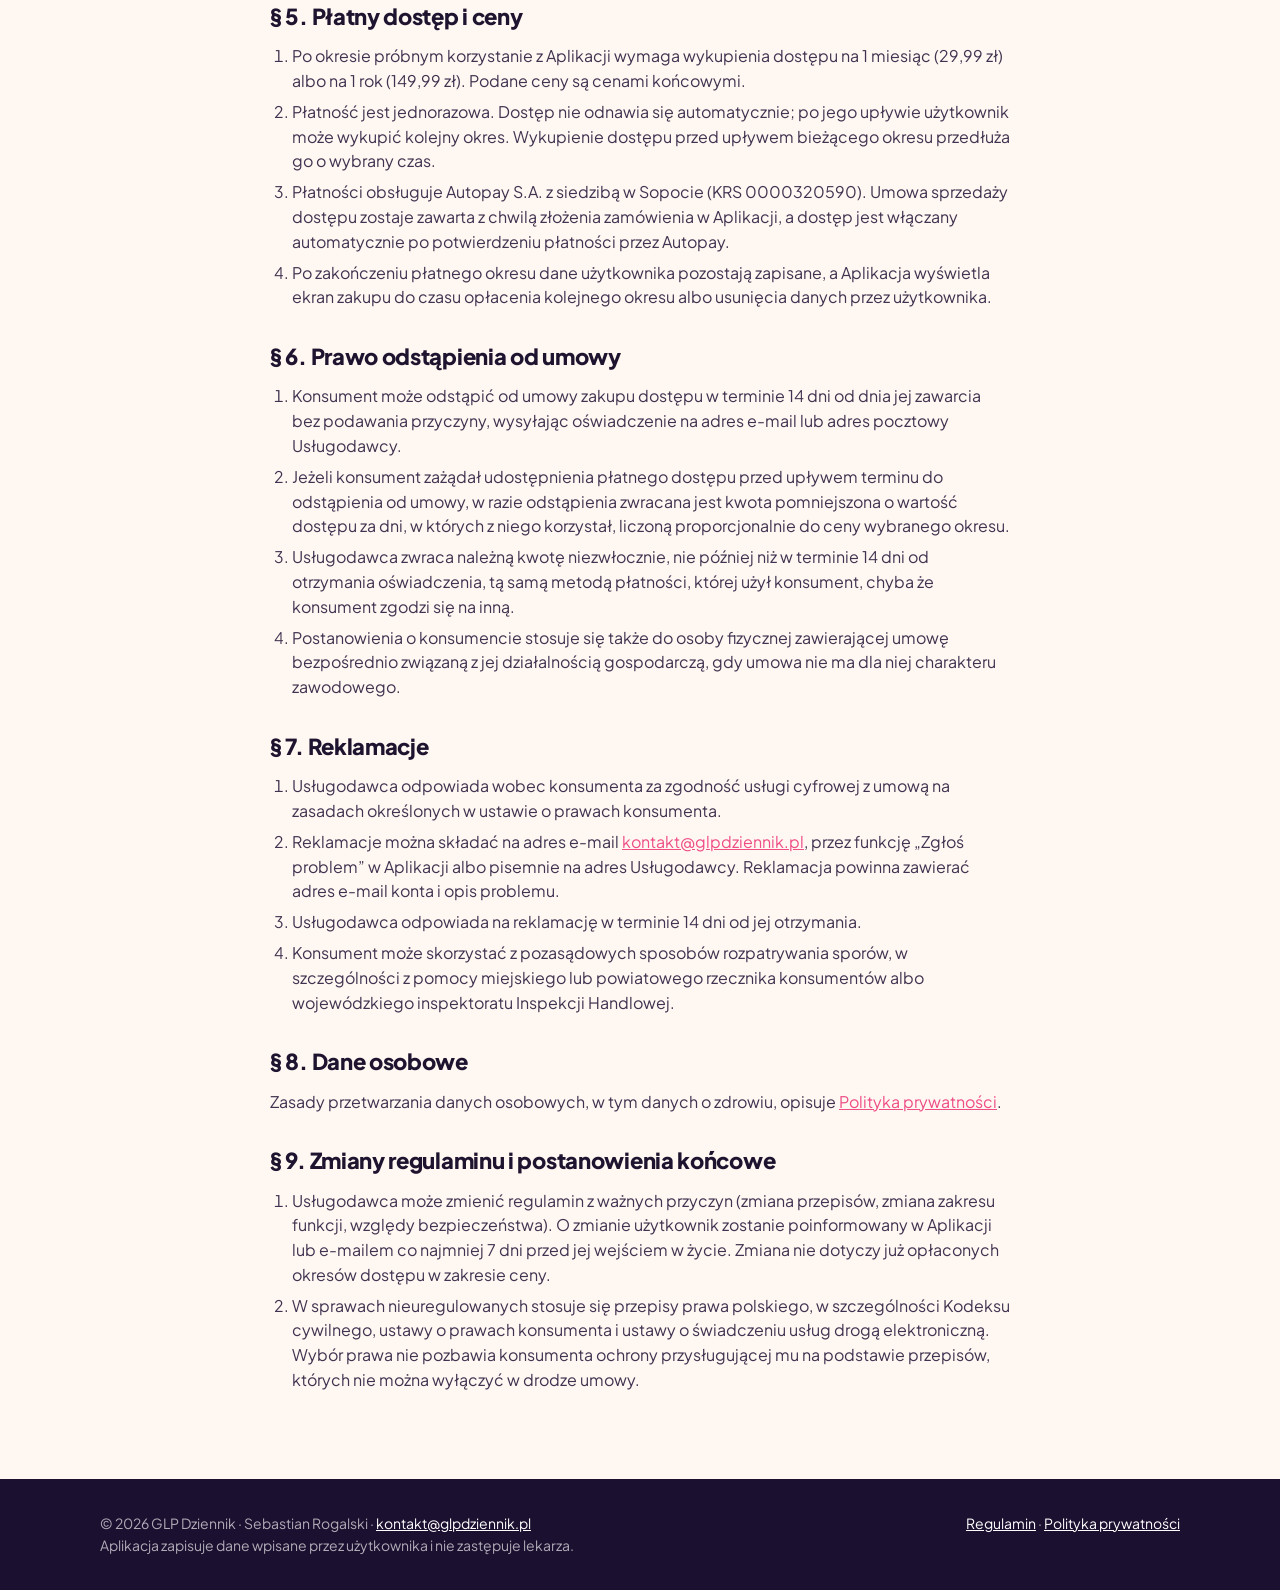
<file: regulamin.html>
<!doctype html>
<html lang="pl"><head><meta charset="utf-8"><meta name="viewport" content="width=device-width, initial-scale=1">
<title>Regulamin | GLP Dziennik</title><meta name="description" content="Regulamin"><meta name="theme-color" content="#1C1030">
<link rel="icon" href="/img/favicon.png"><link rel="preload" href="/fonts/plus-jakarta-sans-latin-wght-normal.woff2" as="font" type="font/woff2" crossorigin>
<link rel="stylesheet" href="/style.css"></head><body>
<header><div class="wrap"><a class="brand" href="/"><span class="logo"><svg viewBox="0 0 24 24" fill="#fff"><path d="M12 2.5c3.6 4.4 6.5 8.2 6.5 11.6A6.5 6.5 0 0 1 5.5 14c0-3.4 2.9-7.1 6.5-11.5z"/></svg></span>GLP Dziennik</a><nav><a href="/#funkcje" class="hide-m">Funkcje</a><a href="/#kalkulator" class="hide-m">Ile do celu?</a><a href="/#cennik">Cennik</a><a class="btn small" href="/pobierz.html">Pobierz</a></nav></div></header>

<main class="wrap page doc"><style>.doc h2{font-size:22px;margin:34px 0 10px;letter-spacing:-.3px}.doc p,.doc li{color:#3E3350}.doc ol,.doc ul{padding-left:22px}.doc li{margin:6px 0}</style>
<h1>Regulamin aplikacji GLP Dziennik</h1>
<p class="small">Obowiązuje od 25 listopada 2026 r.</p>

<h2>§ 1. Informacje ogólne</h2>
<ol>
<li>Regulamin określa zasady korzystania z aplikacji mobilnej GLP Dziennik oraz strony glpdziennik.pl (dalej: Aplikacja).</li>
<li>Usługodawcą i sprzedawcą jest Sebastian Rogalski, ul. Bolesławska 104, 32-310 Klucze, e-mail: <a href="mailto:kontakt@glpdziennik.pl">kontakt@glpdziennik.pl</a> (dalej: Usługodawca), prowadzący działalność nierejestrowaną.</li>
<li>Regulamin jest udostępniany bezpłatnie na stronie glpdziennik.pl w formie, która umożliwia jego pobranie, utrwalenie i wydrukowanie.</li>
</ol>

<h2>§ 2. Charakter Aplikacji. Ważne zastrzeżenia</h2>
<ol>
<li>Aplikacja jest narzędziem o charakterze wyłącznie informacyjnym i organizacyjnym. Służy do zapisywania przez użytkownika danych o stosowanych lekach, dawkach, masie ciała, samopoczuciu i innych parametrach oraz do prezentowania tych danych w formie zestawień, wykresów i szacunków.</li>
<li>Aplikacja nie jest wyrobem medycznym, nie stawia diagnoz, nie ustala ani nie zaleca dawek leków i nie zastępuje porady lekarza ani farmaceuty. Wyliczenia (w tym kalkulator fiolek, schematy dawkowania z ulotek, plan żywienia i prognozy masy ciała) są szacunkami opartymi na danych wpisanych przez użytkownika i ogólnie dostępnych informacjach i mogą zawierać błędy.</li>
<li>Wszelkie decyzje dotyczące leczenia, w tym rozpoczęcie, zmiana dawki lub przerwanie stosowania leku, użytkownik podejmuje samodzielnie, na własne ryzyko i odpowiedzialność, po konsultacji z lekarzem. Użytkownik przed każdym użyciem samodzielnie sprawdza poprawność wpisanych danych i wyników obliczeń.</li>
<li>W granicach dopuszczalnych przez przepisy prawa Usługodawca nie odpowiada za skutki decyzji zdrowotnych podjętych przez użytkownika na podstawie informacji prezentowanych w Aplikacji. Postanowienie to nie wyłącza ani nie ogranicza odpowiedzialności wobec konsumenta w zakresie, w jakim nie pozwalają na to bezwzględnie obowiązujące przepisy, w szczególności odpowiedzialności za szkodę na osobie.</li>
<li>Aplikacja nie służy do sprzedaży ani pośrednictwa w sprzedaży leków i nie zawiera informacji o źródłach ich nabycia.</li>
</ol>

<h2>§ 3. Wymagania techniczne</h2>
<ol>
<li>Do korzystania z Aplikacji potrzebny jest telefon z systemem Android w wersji 8.0 lub nowszej, dostęp do internetu i aktywny adres e-mail.</li>
<li>Aplikacja jest instalowana z pliku pobieranego ze strony glpdziennik.pl. Niektóre funkcje wymagają zgód systemu Android (aparat, powiadomienia, Health Connect); udzielenie każdej z nich jest dobrowolne.</li>
<li>Użytkownika obowiązuje zakaz dostarczania do Aplikacji treści o charakterze bezprawnym.</li>
</ol>

<h2>§ 4. Konto i okres próbny</h2>
<ol>
<li>Korzystanie z Aplikacji wymaga założenia konta. Umowa o świadczenie usług drogą elektroniczną zostaje zawarta z chwilą założenia konta.</li>
<li>Przez 7 dni od rozpoczęcia konfiguracji terapii w Aplikacji użytkownik może bezpłatnie korzystać ze wszystkich funkcji (okres próbny). Okres próbny nie wymaga podania danych płatniczych i nie przechodzi automatycznie w płatny dostęp.</li>
<li>Użytkownik może w każdej chwili usunąć wszystkie swoje dane z poziomu Aplikacji (zakładka Więcej) albo zażądać rozwiązania umowy i usunięcia konta, pisząc na adres e-mail Usługodawcy.</li>
</ol>

<h2>§ 5. Płatny dostęp i ceny</h2>
<ol>
<li>Po okresie próbnym korzystanie z Aplikacji wymaga wykupienia dostępu na 1 miesiąc (29,99 zł) albo na 1 rok (149,99 zł). Podane ceny są cenami końcowymi.</li>
<li>Płatność jest jednorazowa. Dostęp nie odnawia się automatycznie; po jego upływie użytkownik może wykupić kolejny okres. Wykupienie dostępu przed upływem bieżącego okresu przedłuża go o wybrany czas.</li>
<li>Płatności obsługuje Autopay S.A. z siedzibą w Sopocie (KRS 0000320590). Umowa sprzedaży dostępu zostaje zawarta z chwilą złożenia zamówienia w Aplikacji, a dostęp jest włączany automatycznie po potwierdzeniu płatności przez Autopay.</li>
<li>Po zakończeniu płatnego okresu dane użytkownika pozostają zapisane, a Aplikacja wyświetla ekran zakupu do czasu opłacenia kolejnego okresu albo usunięcia danych przez użytkownika.</li>
</ol>

<h2>§ 6. Prawo odstąpienia od umowy</h2>
<ol>
<li>Konsument może odstąpić od umowy zakupu dostępu w terminie 14 dni od dnia jej zawarcia bez podawania przyczyny, wysyłając oświadczenie na adres e-mail lub adres pocztowy Usługodawcy.</li>
<li>Jeżeli konsument zażądał udostępnienia płatnego dostępu przed upływem terminu do odstąpienia od umowy, w razie odstąpienia zwracana jest kwota pomniejszona o wartość dostępu za dni, w których z niego korzystał, liczoną proporcjonalnie do ceny wybranego okresu.</li>
<li>Usługodawca zwraca należną kwotę niezwłocznie, nie później niż w terminie 14 dni od otrzymania oświadczenia, tą samą metodą płatności, której użył konsument, chyba że konsument zgodzi się na inną.</li>
<li>Postanowienia o konsumencie stosuje się także do osoby fizycznej zawierającej umowę bezpośrednio związaną z jej działalnością gospodarczą, gdy umowa nie ma dla niej charakteru zawodowego.</li>
</ol>

<h2>§ 7. Reklamacje</h2>
<ol>
<li>Usługodawca odpowiada wobec konsumenta za zgodność usługi cyfrowej z umową na zasadach określonych w ustawie o prawach konsumenta.</li>
<li>Reklamacje można składać na adres e-mail <a href="mailto:kontakt@glpdziennik.pl">kontakt@glpdziennik.pl</a>, przez funkcję „Zgłoś problem” w Aplikacji albo pisemnie na adres Usługodawcy. Reklamacja powinna zawierać adres e-mail konta i opis problemu.</li>
<li>Usługodawca odpowiada na reklamację w terminie 14 dni od jej otrzymania.</li>
<li>Konsument może skorzystać z pozasądowych sposobów rozpatrywania sporów, w szczególności z pomocy miejskiego lub powiatowego rzecznika konsumentów albo wojewódzkiego inspektoratu Inspekcji Handlowej.</li>
</ol>

<h2>§ 8. Dane osobowe</h2>
<p>Zasady przetwarzania danych osobowych, w tym danych o zdrowiu, opisuje <a href="/prywatnosc.html">Polityka prywatności</a>.</p>

<h2>§ 9. Zmiany regulaminu i postanowienia końcowe</h2>
<ol>
<li>Usługodawca może zmienić regulamin z ważnych przyczyn (zmiana przepisów, zmiana zakresu funkcji, względy bezpieczeństwa). O zmianie użytkownik zostanie poinformowany w Aplikacji lub e-mailem co najmniej 7 dni przed jej wejściem w życie. Zmiana nie dotyczy już opłaconych okresów dostępu w zakresie ceny.</li>
<li>W sprawach nieuregulowanych stosuje się przepisy prawa polskiego, w szczególności Kodeksu cywilnego, ustawy o prawach konsumenta i ustawy o świadczeniu usług drogą elektroniczną. Wybór prawa nie pozbawia konsumenta ochrony przysługującej mu na podstawie przepisów, których nie można wyłączyć w drodze umowy.</li>
</ol>
</main>
<footer><div class="wrap"><div>© 2026 GLP Dziennik · Sebastian Rogalski · <a href="mailto:kontakt@glpdziennik.pl">kontakt@glpdziennik.pl</a><br>Aplikacja zapisuje dane wpisane przez użytkownika i nie zastępuje lekarza.</div>
<div><a href="/regulamin.html">Regulamin</a> · <a href="/prywatnosc.html">Polityka prywatności</a></div></div></footer>
<script src="/site.js"></script></body></html>
</file>
<file: style.css>
@font-face { font-family: "Jakarta"; src: url("/fonts/plus-jakarta-sans-latin-ext-wght-normal.woff2") format("woff2"); font-weight: 200 800; font-display: swap;
  unicode-range: U+0100-02BA, U+02BD-02C5, U+02C7-02CC, U+02CE-02D7, U+02DD-02FF, U+0304, U+0308, U+0329, U+1D00-1DBF, U+1E00-1E9F, U+1EF2-1EFF, U+2020, U+20A0-20AB, U+20AD-20C0, U+2113, U+2C60-2C7F, U+A720-A7FF; }
@font-face { font-family: "Jakarta"; src: url("/fonts/plus-jakarta-sans-latin-wght-normal.woff2") format("woff2"); font-weight: 200 800; font-display: swap;
  unicode-range: U+0000-00FF, U+0131, U+0152-0153, U+02BB-02BC, U+02C6, U+02DA, U+02DC, U+0304, U+0308, U+0329, U+2000-206F, U+20AC, U+2122, U+2191, U+2193, U+2212, U+2215, U+FEFF, U+FFFD; }

:root {
  --plum: #1C1030; --plum2: #2A1747; --plum3: #3A2260;
  --coral: #FF6F59; --pink: #EE4D86; --peach: #FFB48F; --lime: #D4F57A;
  --cream: #FFF7F1; --card: #FFFFFF; --ink: #1E1430; --muted: #6E6280; --line: #EFE3DA;
  --grad: linear-gradient(120deg, #FF7A59 0%, #EE4D86 100%);
}
* { box-sizing: border-box; }
html { scroll-behavior: smooth; }
body { margin: 0; font-family: "Jakarta", -apple-system, Roboto, "Segoe UI", Arial, sans-serif; color: var(--ink); background: var(--cream); line-height: 1.55; -webkit-font-smoothing: antialiased; }
a { color: var(--pink); }
img { max-width: 100%; }
.wrap { max-width: 1120px; margin: 0 auto; padding: 0 20px; }
.grad-text { background: var(--grad); -webkit-background-clip: text; background-clip: text; color: transparent; }

/* nav */
header { position: sticky; top: 0; z-index: 50; backdrop-filter: blur(14px); -webkit-backdrop-filter: blur(14px); background: rgba(28, 16, 48, .72); border-bottom: 1px solid rgba(255,255,255,.08); }
header .wrap { display: flex; align-items: center; justify-content: space-between; height: 66px; }
.brand { display: flex; align-items: center; gap: 10px; font-weight: 800; font-size: 19px; color: #fff; text-decoration: none; letter-spacing: -.2px; }
.logo { width: 34px; height: 34px; border-radius: 10px; background: var(--grad); display: grid; place-items: center; box-shadow: 0 6px 18px rgba(238,77,134,.45); }
.logo svg { width: 18px; height: 18px; }
nav { display: flex; align-items: center; gap: 22px; }
nav a { color: rgba(255,255,255,.82); text-decoration: none; font-weight: 600; font-size: 15px; transition: color .2s; }
nav a:hover { color: #fff; }
nav a.btn { color: #fff; }
.btn { display: inline-flex; align-items: center; gap: 8px; background: var(--grad); color: #fff; padding: 14px 24px; border-radius: 14px; font-weight: 700; text-decoration: none; border: 0; cursor: pointer; font-size: 16px; font-family: inherit;
  box-shadow: 0 10px 30px rgba(238,77,134,.35); transition: transform .2s, box-shadow .2s; }
.btn:hover { transform: translateY(-2px); box-shadow: 0 14px 36px rgba(238,77,134,.45); }
.btn.small { padding: 9px 16px; font-size: 14px; border-radius: 11px; box-shadow: none; }
.btn.ghost { background: rgba(255,255,255,.1); box-shadow: none; border: 1px solid rgba(255,255,255,.2); }

/* hero */
.hero { position: relative; overflow: hidden; background: radial-gradient(1200px 600px at 80% -10%, #4A2378 0%, transparent 60%), var(--plum); color: #fff; padding: 70px 0 90px; }
.blob { position: absolute; border-radius: 50%; filter: blur(70px); opacity: .55; animation: float 14s ease-in-out infinite; pointer-events: none; }
.blob.a { width: 420px; height: 420px; background: #FF6F59; top: -120px; right: 8%; }
.blob.b { width: 360px; height: 360px; background: #EE4D86; bottom: -160px; left: -80px; animation-delay: -5s; }
.blob.c { width: 220px; height: 220px; background: #7B4DFF; top: 40%; left: 45%; opacity: .35; animation-delay: -9s; }
@keyframes float { 0%,100% { transform: translate(0,0) scale(1); } 50% { transform: translate(30px,-25px) scale(1.08); } }
.hero .wrap { position: relative; display: grid; grid-template-columns: 1.1fr .9fr; gap: 50px; align-items: center; }
.pill { display: inline-flex; align-items: center; gap: 8px; background: rgba(255,255,255,.1); border: 1px solid rgba(255,255,255,.18); padding: 7px 14px; border-radius: 999px; font-size: 14px; font-weight: 600; }
.pill .dot { width: 8px; height: 8px; border-radius: 50%; background: var(--lime); box-shadow: 0 0 0 4px rgba(212,245,122,.25); }
h1 { font-size: clamp(36px, 5.2vw, 60px); line-height: 1.05; letter-spacing: -1.5px; margin: 18px 0 18px; font-weight: 800; }
.lead { font-size: 19px; color: rgba(255,255,255,.78); max-width: 520px; margin: 0 0 28px; }
.cta-row { display: flex; flex-wrap: wrap; gap: 12px; align-items: center; }
.trust { display: flex; gap: 20px; margin-top: 26px; font-size: 14px; color: rgba(255,255,255,.7); flex-wrap: wrap; }
.trust span::before { content: "✓ "; color: var(--lime); font-weight: 800; }

/* phone */
.phone-wrap { position: relative; display: flex; justify-content: center; }
.phone { position: relative; width: 290px; height: 610px; border-radius: 44px; background: #0E0818; padding: 12px; box-shadow: 0 40px 80px rgba(0,0,0,.45), inset 0 0 0 2px rgba(255,255,255,.08); }
.phone .screen { position: relative; width: 100%; height: 100%; border-radius: 34px; overflow: hidden; background: #F4F8F7; }
.phone .screen::before { content: ""; position: absolute; left: 0; right: 0; top: 0; height: 46px; background: #F4F8F7; z-index: 1; }
.phone .screen img { position: absolute; left: 0; right: 0; top: 46px; bottom: 0; width: 100%; height: calc(100% - 46px); object-fit: cover; object-position: top; opacity: 0; transform: scale(1.03); transition: opacity .6s, transform .6s; }
.phone .screen img.on { opacity: 1; transform: none; }
.phone .notch { position: absolute; top: 20px; left: 50%; transform: translateX(-50%); width: 90px; height: 24px; border-radius: 14px; background: #0E0818; z-index: 2; }
.float-card { position: absolute; background: rgba(255,255,255,.95); color: var(--ink); border-radius: 16px; padding: 12px 14px; font-size: 13px; box-shadow: 0 16px 40px rgba(0,0,0,.25); animation: bob 6s ease-in-out infinite; z-index: 3; }
.float-card b { display: block; font-size: 15px; }
.float-card.l { left: -30px; top: 110px; } .float-card.r { right: -24px; bottom: 120px; animation-delay: -3s; }
@keyframes bob { 0%,100% { transform: translateY(0); } 50% { transform: translateY(-10px); } }
.dots { display: flex; gap: 8px; justify-content: center; margin-top: 18px; }
.dots button { width: 9px; height: 9px; border-radius: 9px; border: 0; background: rgba(255,255,255,.3); cursor: pointer; padding: 0; transition: width .3s, background .3s; }
.dots button.on { width: 26px; background: var(--grad); }

/* sections */
section { padding: 90px 0; }
.eyebrow { font-weight: 800; font-size: 13px; letter-spacing: 1.6px; text-transform: uppercase; color: var(--pink); }
h2 { font-size: clamp(30px, 3.6vw, 44px); line-height: 1.1; letter-spacing: -1px; margin: 10px 0 14px; font-weight: 800; }
.sub { font-size: 18px; color: var(--muted); max-width: 620px; margin: 0 0 36px; }
.dark { background: var(--plum); color: #fff; }
.dark .sub { color: rgba(255,255,255,.72); }

/* tabs */
.tabs-grid { display: grid; grid-template-columns: 1fr 340px; gap: 50px; align-items: center; }
.tablist { display: grid; gap: 12px; }
.tab { text-align: left; background: var(--card); border: 1px solid var(--line); border-radius: 18px; padding: 18px 20px; cursor: pointer; font-family: inherit; color: var(--ink); transition: transform .2s, box-shadow .25s, border-color .25s; display: grid; grid-template-columns: 46px 1fr; gap: 14px; align-items: start; }
.tab:hover { transform: translateX(4px); }
.tab .ic { width: 46px; height: 46px; border-radius: 14px; display: grid; place-items: center; font-size: 22px; background: #FFF0E9; transition: background .25s; }
.tab h3 { margin: 2px 0 4px; font-size: 18px; }
.tab p { margin: 0; color: var(--muted); font-size: 15px; max-height: 0; overflow: hidden; transition: max-height .35s ease, margin .35s; }
.tab.on { border-color: transparent; box-shadow: 0 16px 40px rgba(238,77,134,.18), inset 0 0 0 2px var(--pink); }
.tab.on .ic { background: var(--grad); }
.tab.on p { max-height: 120px; margin-top: 4px; }
.tabs-grid .phone { margin: 0 auto; transform: scale(.95); }

/* interactive week */
.week { display: grid; grid-template-columns: 1.15fr .85fr; gap: 30px; align-items: stretch; }
.glass { background: rgba(255,255,255,.06); border: 1px solid rgba(255,255,255,.12); border-radius: 24px; padding: 26px; }
.days { display: flex; gap: 8px; flex-wrap: wrap; margin-bottom: 22px; }
.days button { flex: 1; min-width: 56px; padding: 10px 0; border-radius: 12px; border: 1px solid rgba(255,255,255,.18); background: transparent; color: #fff; font-weight: 700; font-family: inherit; cursor: pointer; transition: background .2s, transform .2s; }
.days button:hover { transform: translateY(-2px); }
.days button.on { background: var(--grad); border-color: transparent; }
.meter { margin-bottom: 18px; }
.meter .row { display: flex; justify-content: space-between; font-weight: 600; margin-bottom: 7px; }
.meter .track { height: 12px; border-radius: 12px; background: rgba(255,255,255,.1); overflow: hidden; }
.meter .fill { height: 100%; border-radius: 12px; transition: width .6s cubic-bezier(.2,.8,.2,1); }
.tipbox { display: flex; flex-direction: column; justify-content: center; }
.tipbox .big { font-size: 26px; font-weight: 800; line-height: 1.25; margin: 10px 0; }
.small { font-size: 13px; color: var(--muted); }
.dark .small { color: rgba(255,255,255,.55); }

/* calculator */
.calc { display: grid; grid-template-columns: 1fr 1fr; gap: 30px; background: var(--card); border-radius: 28px; padding: 34px; box-shadow: 0 30px 70px rgba(60,20,80,.10); }
.field { margin-bottom: 24px; }
.field label { display: flex; justify-content: space-between; font-weight: 700; margin-bottom: 10px; }
.field label output { color: var(--pink); }
input[type=range] { width: 100%; accent-color: #EE4D86; height: 6px; }
.seg { display: flex; background: #F6EEE8; border-radius: 14px; padding: 4px; gap: 4px; }
.seg button { flex: 1; border: 0; background: transparent; padding: 10px; border-radius: 11px; font-weight: 700; font-family: inherit; cursor: pointer; color: var(--muted); transition: background .2s, color .2s; }
.seg button.on { background: var(--card); color: var(--ink); box-shadow: 0 4px 12px rgba(60,20,80,.12); }
.result { border-radius: 22px; padding: 28px; background: var(--plum); color: #fff; display: flex; flex-direction: column; justify-content: center; position: relative; overflow: hidden; }
.result::after { content: ""; position: absolute; width: 260px; height: 260px; border-radius: 50%; background: var(--grad); filter: blur(60px); opacity: .45; right: -80px; top: -80px; }
.result > * { position: relative; z-index: 1; }
.result .num { font-size: 64px; font-weight: 800; line-height: 1; letter-spacing: -2px; }
.result .date { font-size: 20px; font-weight: 700; margin-top: 8px; }

/* pricing */
.toggle { display: inline-flex; background: #F6EEE8; border-radius: 999px; padding: 5px; margin-bottom: 30px; position: relative; }
.toggle button { position: relative; z-index: 1; border: 0; background: transparent; padding: 11px 22px; border-radius: 999px; font-weight: 700; font-family: inherit; cursor: pointer; color: var(--muted); transition: color .25s; }
.toggle button.on { color: #fff; }
.toggle .knob { position: absolute; top: 5px; bottom: 5px; border-radius: 999px; background: var(--grad); transition: left .3s cubic-bezier(.2,.8,.2,1), width .3s; }
.toggle .save { background: var(--lime); color: var(--plum); font-size: 11px; padding: 2px 7px; border-radius: 6px; margin-left: 6px; }
.price-card { max-width: 520px; background: var(--card); border-radius: 28px; padding: 34px; box-shadow: 0 30px 70px rgba(60,20,80,.10); position: relative; overflow: hidden; }
.price-card .amount { font-size: 60px; font-weight: 800; letter-spacing: -2px; line-height: 1; }
.price-card .amount small { font-size: 20px; color: var(--muted); letter-spacing: 0; font-weight: 600; }
.list { padding: 0; list-style: none; margin: 22px 0; }
.list li { padding: 7px 0 7px 32px; position: relative; }
.list li::before { content: ""; position: absolute; left: 0; top: 10px; width: 20px; height: 20px; border-radius: 6px; background: var(--grad); -webkit-mask: url('data:image/svg+xml;utf8,<svg xmlns="http://www.w3.org/2000/svg" viewBox="0 0 20 20"><path d="M5 10.5l3 3 7-7" stroke="black" stroke-width="2.6" fill="none" stroke-linecap="round" stroke-linejoin="round"/></svg>') center/contain no-repeat, linear-gradient(#000,#000); -webkit-mask-composite: source-in; }

/* faq */
.faq { max-width: 780px; }
.qa { border-bottom: 1px solid var(--line); }
.qa button { width: 100%; text-align: left; background: none; border: 0; padding: 22px 40px 22px 0; font-size: 18px; font-weight: 700; font-family: inherit; color: var(--ink); cursor: pointer; position: relative; }
.qa button::after { content: "+"; position: absolute; right: 4px; top: 50%; transform: translateY(-50%); font-size: 26px; color: var(--pink); transition: transform .3s; }
.qa.on button::after { transform: translateY(-50%) rotate(45deg); }
.qa .ans { max-height: 0; overflow: hidden; transition: max-height .35s ease; color: var(--muted); }
.qa .ans p { margin: 0 0 22px; }

/* final cta */
.final { text-align: center; background: var(--grad); color: #fff; border-radius: 32px; padding: 60px 24px; position: relative; overflow: hidden; }
.final h2 { color: #fff; }
.final .btn { background: #fff; color: var(--pink); }

footer { background: var(--plum); color: rgba(255,255,255,.65); padding: 34px 0; font-size: 14px; }
footer .wrap { display: flex; flex-wrap: wrap; justify-content: space-between; gap: 12px; }
footer a { color: #fff; }

/* reveal on scroll */
.reveal { opacity: 0; transform: translateY(26px); transition: opacity .7s ease, transform .7s ease; }
.reveal.in { opacity: 1; transform: none; }

/* simple pages */
.page { max-width: 780px; padding: 50px 20px 70px; }
.page h1 { color: var(--ink); font-size: clamp(32px, 4vw, 46px); }
.page .lead { color: var(--muted); }
ol.steps { counter-reset: s; list-style: none; padding: 0; }
ol.steps li { counter-increment: s; position: relative; padding: 4px 0 18px 54px; }
ol.steps li::before { content: counter(s); position: absolute; left: 0; top: 0; width: 38px; height: 38px; border-radius: 12px; background: var(--grad); color: #fff; font-weight: 800; display: grid; place-items: center; }
.note { background: #FFF0E9; border-radius: 16px; padding: 16px 18px; }

@media (max-width: 880px) {
  .hero .wrap, .tabs-grid, .week, .calc { grid-template-columns: 1fr; }
  .hero { padding: 40px 0 70px; }
  .phone-wrap { margin-top: 10px; }
  .float-card.l { left: 0; } .float-card.r { right: 0; }
  nav a.hide-m { display: none; }
  section { padding: 64px 0; }
  .calc { padding: 22px; }
}
@media (prefers-reduced-motion: reduce) {
  *, *::before, *::after { animation: none !important; transition: none !important; }
  .reveal { opacity: 1; transform: none; }
}
</file>
